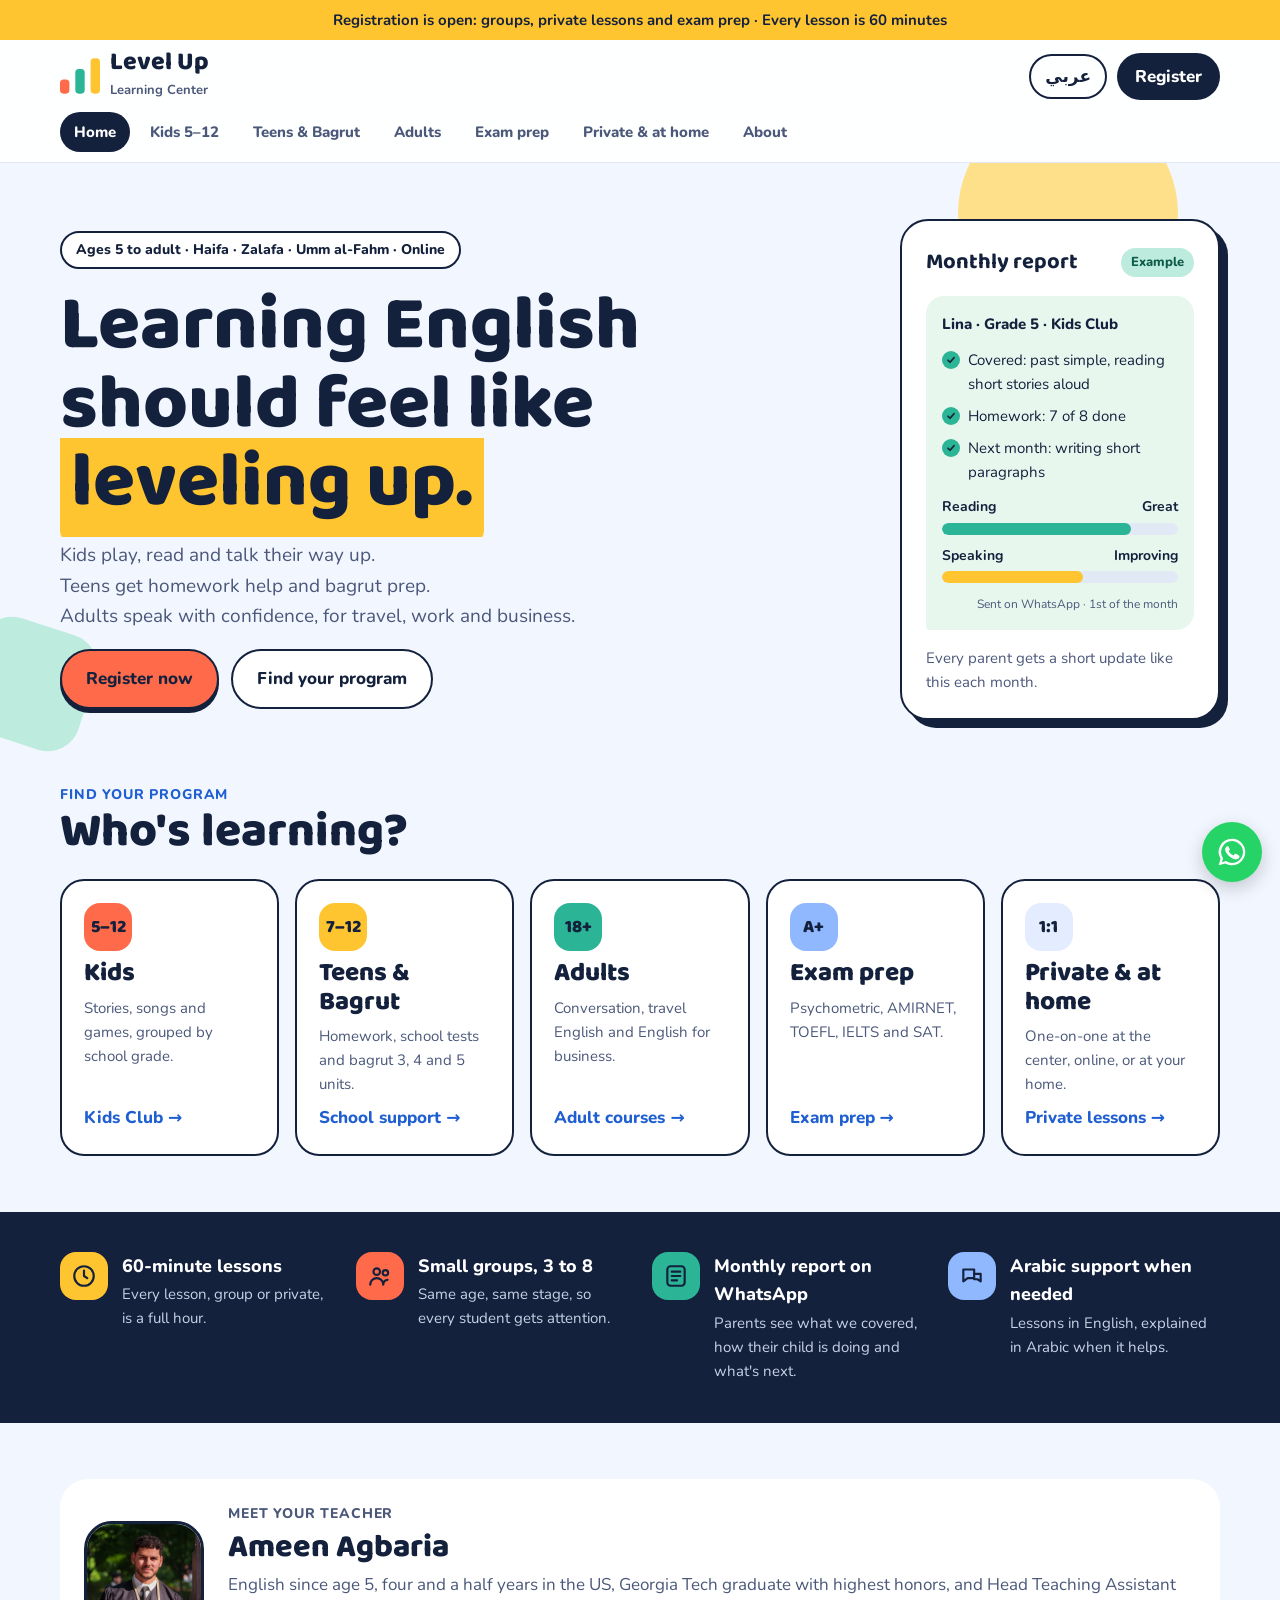
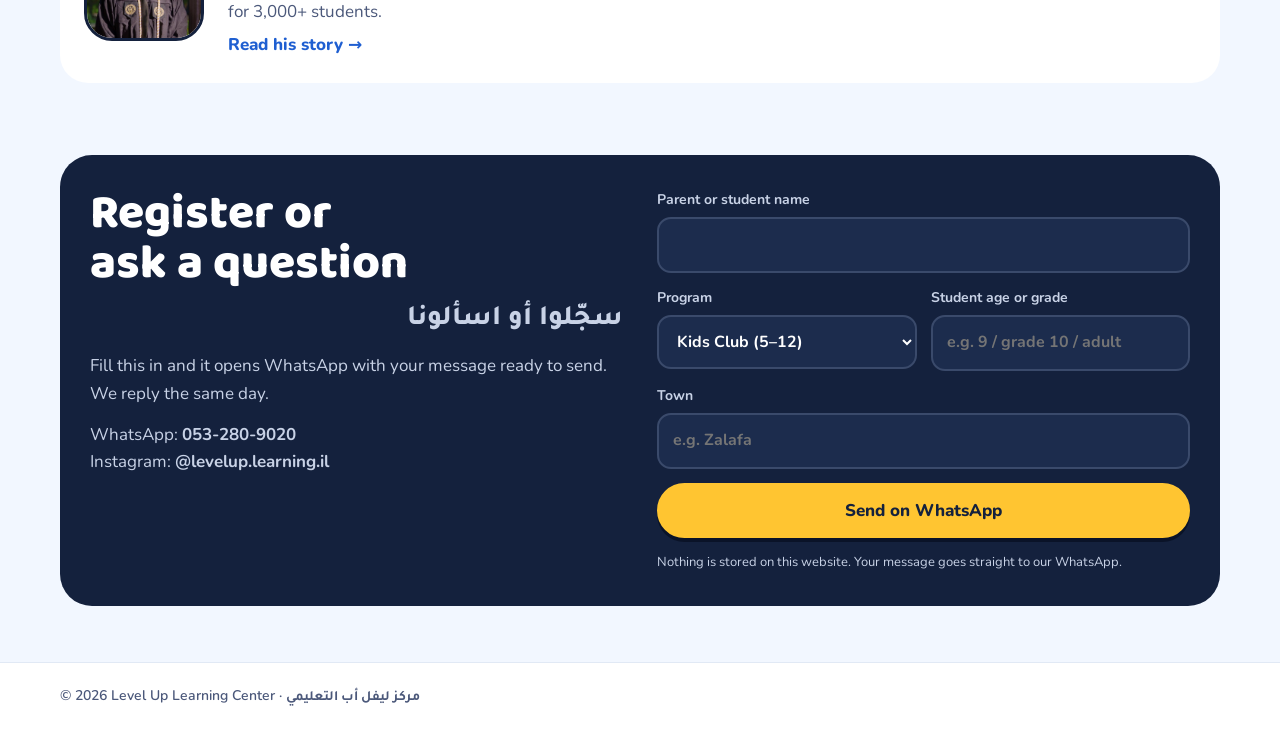
<file: index.html>
<!doctype html>
<html lang="en" dir="ltr" class="no-anim">
<head>
<meta charset="utf-8">
<meta name="viewport" content="width=device-width, initial-scale=1">
<title>Level Up Learning Center | English lessons in Haifa, Zalafa, Umm al-Fahm &amp; online</title>
<meta name="description" content="English for every age: Kids Club, school support and bagrut, adult courses (business, travel, conversation), exam prep (Psychometric, AMIRNET, TOEFL, IELTS, SAT) and private lessons. Haifa, Zalafa, Umm al-Fahm, online or at your home.">
<meta property="og:title" content="Level Up Learning Center | ليفل أب">
<meta property="og:description" content="English for every age, one level at a time. Haifa, Zalafa, Umm al-Fahm and online.">
<meta property="og:type" content="website">
<meta name="theme-color" content="#14213D">
<link rel="alternate" hreflang="en" href="/">
<link rel="alternate" hreflang="ar" href="/ar/">
<link rel="icon" href="data:image/svg+xml,%3Csvg xmlns='http://www.w3.org/2000/svg' viewBox='0 0 34 30'%3E%3Crect x='0' y='18' width='8' height='12' rx='3' fill='%23FF6B4A'/%3E%3Crect x='13' y='9' width='8' height='21' rx='3' fill='%232BB596'/%3E%3Crect x='26' y='0' width='8' height='30' rx='3' fill='%23FFC531'/%3E%3C/svg%3E">
<link rel="preconnect" href="https://fonts.googleapis.com">
<link rel="preconnect" href="https://fonts.gstatic.com" crossorigin>
<link rel="stylesheet" href="https://fonts.googleapis.com/css2?family=Baloo+2:wght@600;700;800&family=Nunito:wght@400;600;700;800&family=Tajawal:wght@500;700&display=swap">
<link rel="stylesheet" href="/assets/site.css">
</head>
<body>

<div class="announce"><div class="wrap">Registration is open: groups, private lessons and exam prep · Every lesson is 60 minutes</div></div>

<header>
  <div class="wrap top">
    <a class="logo" href="#home" aria-label="Level Up Learning Center, home">
      <svg width="40" height="36" viewBox="0 0 34 30" aria-hidden="true"><rect x="0" y="18" width="8" height="12" rx="3" fill="#FF6B4A"/><rect x="13" y="9" width="8" height="21" rx="3" fill="#2BB596"/><rect x="26" y="0" width="8" height="30" rx="3" fill="#FFC531"/></svg>
      <span><b>Level Up</b><small>Learning Center</small></span>
    </a>
    <div class="actions">
      <a class="lang" href="/ar/" lang="ar" hreflang="ar">عربي</a>
      <a class="cta" href="#register">Register</a>
    </div>
  </div>
  <nav class="wrap tabs" aria-label="Programs">
    <a href="#home">Home</a>
    <a href="#kids">Kids 5–12</a>
    <a href="#teens">Teens &amp; Bagrut</a>
    <a href="#adults">Adults</a>
    <a href="#exams">Exam prep</a>
    <a href="#private">Private &amp; at home</a>
    <a href="#about">About</a>
  </nav>
</header>

<main>

<!-- =================== HOME =================== -->
<div class="panel-tab" id="tab-home">
  <section class="hero">
    <div class="blob1" aria-hidden="true"></div><div class="blob2" aria-hidden="true"></div>
    <div class="wrap">
      <div class="hero-text">
        <p class="chip reveal">Ages 5 to adult · Haifa · Zalafa · Umm al-Fahm · Online</p>
        <h1 class="h1 split-words">Learning English should feel like <span class="hl">leveling up.</span></h1>
        <p class="lead reveal" style="--d:3">Kids play, read and talk their way up.<br>Teens get homework help and bagrut prep.<br>Adults speak with confidence, for travel, work and business.</p>
        <div class="btns reveal" style="--d:4">
          <a class="btn btn-primary" href="#register">Register now</a>
          <a class="btn" href="#programs-home">Find your program</a>
        </div>
      </div>
      <div class="level zoom" aria-label="Example of the monthly progress report parents receive on WhatsApp">
        <div class="level-top"><b>Monthly report</b><span class="tag">Example</span></div>
        <div class="report">
          <p class="who">Lina · Grade 5 · Kids Club</p>
          <ul>
            <li><span class="ck" aria-hidden="true"></span>Covered: past simple, reading short stories aloud</li>
            <li><span class="ck" aria-hidden="true"></span>Homework: 7 of 8 done</li>
            <li><span class="ck" aria-hidden="true"></span>Next month: writing short paragraphs</li>
          </ul>
          <div class="skills">
            <div><div class="sk"><span>Reading</span><span>Great</span></div><div class="bar"><i style="--w:80%"></i></div></div>
            <div><div class="sk"><span>Speaking</span><span>Improving</span></div><div class="bar"><i style="--w:60%;background:var(--yellow)"></i></div></div>
          </div>
          <p class="time">Sent on WhatsApp · 1st of the month</p>
        </div>
        <p class="small">Every parent gets a short update like this each month.</p>
      </div>
    </div>
  </section>

  <section class="wrap" id="programs-home">
    <div class="reveal" style="margin-bottom:22px"><p class="eyebrow">Find your program</p><h2 class="h2">Who's learning?</h2></div>
    <div class="aud">
      <a href="#kids" class="reveal" style="--d:0"><span class="dot" style="background:var(--coral)">5–12</span><h3>Kids</h3><p>Stories, songs and games, grouped by school grade.</p><span class="go">Kids Club →</span></a>
      <a href="#teens" class="reveal" style="--d:1"><span class="dot" style="background:var(--yellow)">7–12</span><h3>Teens &amp; Bagrut</h3><p>Homework, school tests and bagrut 3, 4 and 5 units.</p><span class="go">School support →</span></a>
      <a href="#adults" class="reveal" style="--d:2"><span class="dot" style="background:var(--mint)">18+</span><h3>Adults</h3><p>Conversation, travel English and English for business.</p><span class="go">Adult courses →</span></a>
      <a href="#exams" class="reveal" style="--d:3"><span class="dot" style="background:var(--sky)">A+</span><h3>Exam prep</h3><p>Psychometric, AMIRNET, TOEFL, IELTS and SAT.</p><span class="go">Exam prep →</span></a>
      <a href="#private" class="reveal" style="--d:4"><span class="dot" style="background:#E3EDFF">1:1</span><h3>Private &amp; at home</h3><p>One-on-one at the center, online, or at your home.</p><span class="go">Private lessons →</span></a>
    </div>
  </section>

  <section class="trust" aria-label="Why families choose us"><div class="wrap">
    <div class="item reveal" style="--d:0"><div class="ico" style="background:var(--yellow)"><svg width="26" height="26" viewBox="0 0 24 24" aria-hidden="true" fill="none" stroke="#14213D" stroke-width="2" stroke-linecap="round" stroke-linejoin="round"><circle cx="12" cy="12" r="9"/><path d="M12 7v5l3 2"/></svg></div>
      <div><h3>60-minute lessons</h3><p>Every lesson, group or private, is a full hour.</p></div></div>
    <div class="item reveal" style="--d:1"><div class="ico" style="background:var(--coral)"><svg width="26" height="26" viewBox="0 0 24 24" aria-hidden="true" fill="none" stroke="#14213D" stroke-width="2" stroke-linecap="round" stroke-linejoin="round"><circle cx="9" cy="8" r="3"/><circle cx="17" cy="9" r="2.5"/><path d="M3 20c0-3.3 2.7-6 6-6s6 2.7 6 6M15 20c0-2.5 1.5-4.5 4-4.5"/></svg></div>
      <div><h3>Small groups, 3 to 8</h3><p>Same age, same stage, so every student gets attention.</p></div></div>
    <div class="item reveal" style="--d:2"><div class="ico" style="background:var(--mint)"><svg width="26" height="26" viewBox="0 0 24 24" aria-hidden="true" fill="none" stroke="#14213D" stroke-width="2" stroke-linecap="round" stroke-linejoin="round"><rect x="4" y="3" width="16" height="18" rx="3"/><path d="M8 8h8M8 12h8M8 16h5"/></svg></div>
      <div><h3>Monthly report on WhatsApp</h3><p>Parents see what we covered, how their child is doing and what's next.</p></div></div>
    <div class="item reveal" style="--d:3"><div class="ico" style="background:var(--sky)"><svg width="26" height="26" viewBox="0 0 24 24" aria-hidden="true" fill="none" stroke="#14213D" stroke-width="2" stroke-linecap="round" stroke-linejoin="round"><path d="M4 6h10v8H8l-4 3z"/><path d="M14 10h6v7l-3-2h-3"/></svg></div>
      <div><h3>Arabic support when needed</h3><p>Lessons in English, explained in Arabic when it helps.</p></div></div>
  </div></section>

  <section class="sec"><div class="wrap">
    <a href="#about" class="teaser reveal" style="text-decoration:none;color:inherit">
      <span class="photo"><img src="/photo.jpg" alt="Ameen Agbaria" width="600" height="600"></span>
      <div><p class="eyebrow">Meet your teacher</p><h2 class="h2" style="font-size:32px">Ameen Agbaria</h2><p>English since age 5, four and a half years in the US, Georgia Tech graduate with highest honors, and Head Teaching Assistant for 3,000+ students.</p><span style="font-weight:800;color:var(--blue)">Read his story →</span></div>
    </a>
  </div></section>
</div>

<!-- =================== KIDS =================== -->
<div class="panel-tab" id="tab-kids" hidden>
  <section class="wrap page-head">
    <p class="eyebrow reveal">Kids Club · Ages 5–12</p>
    <h1 class="h1 split-words">English through <span class="hl">play.</span></h1>
    <p class="lead reveal" style="--d:2">Stories, songs, phonics and speaking games. Kids are grouped by grade band, so they learn alongside children at the same stage.</p>
    <div class="facts reveal" style="--d:3"><span class="hi">60 minutes per lesson</span><span>1 or 2 lessons a week</span><span>Groups of 3–8</span><span>Grouped by grade band</span></div>
  </section>
  <section class="sec"><div class="wrap split">
    <div class="side reveal"><p class="eyebrow">What they learn</p><h2 class="h2">Step by step, grade by grade</h2></div>
    <div class="stack">
      <div class="card line reveal"><span class="k">Ages 5–7</span><h3>Sounds, letters and first words</h3><p>Phonics, songs and picture stories. Lots of listening and speaking before reading.</p></div>
      <div class="card line reveal"><span class="k">Grades 2–3</span><h3>Reading and everyday talk</h3><p>Short stories, simple sentences and conversation games that build confidence.</p></div>
      <div class="card line reveal"><span class="k">Grades 4–6</span><h3>Reading, writing and school support</h3><p>Longer texts, short paragraphs and help with what they study in class.</p></div>
      <div class="card reveal"><h3>Parents stay in the loop</h3><p>A short WhatsApp report every month: what we covered, homework, and what's next.</p></div>
    </div>
  </div></section>
  <section class="sec"><div class="wrap">
    <div class="price-card reveal">
      <div><p class="per">Kids Club · 1 lesson a week</p><p class="amt">₪260</p><p class="per">per month · ₪460 for 2 lessons a week</p></div>
      <ul><li>60 minutes per lesson</li><li>Groups of 3–8, by grade band</li><li>Semi-private for 2 students: ₪380 per month each</li><li>Monthly report on WhatsApp · Siblings save 10%</li></ul>
      <a class="btn btn-yellow" href="#register">Register your child</a>
    </div>
  </div></section>
</div>

<!-- =================== TEENS =================== -->
<div class="panel-tab" id="tab-teens" hidden>
  <section class="wrap page-head">
    <p class="eyebrow reveal">School support &amp; Bagrut · Grades 7–12</p>
    <h1 class="h1 split-words">From homework to <span class="hl">bagrut day.</span></h1>
    <p class="lead reveal" style="--d:2">Middle school students are grouped by grade. High school students are grouped by bagrut level, 3, 4 or 5 units, and work on the actual school material.</p>
    <div class="facts reveal" style="--d:3"><span class="hi">60 minutes per lesson</span><span>1 or 2 lessons a week</span><span>Groups of 3–8</span><span>3 · 4 · 5 units</span></div>
  </section>
  <section class="sec"><div class="wrap split">
    <div class="side reveal"><p class="eyebrow">What we cover</p><h2 class="h2">Built around school</h2></div>
    <div class="stack">
      <div class="card line reveal"><span class="k">Grades 7–9</span><h3>Homework and school tests</h3><p>We go over what's taught in class, fill gaps, and prepare for each test.</p></div>
      <div class="card line reveal"><span class="k">3 units</span><h3>Solid foundations</h3><p>Reading comprehension, vocabulary and writing, step by step toward passing with confidence.</p></div>
      <div class="card line reveal"><span class="k">4 · 5 units</span><h3>Aiming high</h3><p>Advanced reading, essays, literature and preparation for the oral exam.</p></div>
      <div class="card reveal"><h3>Exam-season intensives</h3><p>Extra sessions in the weeks before the bagrut to practice past exams under time.</p></div>
    </div>
  </div></section>
  <section class="sec"><div class="wrap">
    <div class="price-card reveal">
      <div><p class="per">School Support · 1 lesson a week</p><p class="amt">₪300</p><p class="per">per month · ₪540 for 2 lessons a week</p></div>
      <ul><li>60 minutes per lesson</li><li>Twice a week recommended in bagrut years</li><li>Semi-private for 2 students: ₪420 per month each</li><li>Monthly report to parents · Siblings save 10%</li></ul>
      <a class="btn btn-yellow" href="#register">Register now</a>
    </div>
  </div></section>
</div>

<!-- =================== ADULTS =================== -->
<div class="panel-tab" id="tab-adults" hidden>
  <section class="wrap page-head">
    <p class="eyebrow reveal">English for adults</p>
    <h1 class="h1 split-words">Speak English with <span class="hl">confidence.</span></h1>
    <p class="lead reveal" style="--d:2">For travel, for growing a business, or just for yourself. We start with a short chat to find your level and your goal, then put you in the right course or private plan.</p>
    <div class="facts reveal" style="--d:3"><span class="hi">60 minutes per lesson</span><span>10-week courses</span><span>Groups of 3–8 or private</span></div>
  </section>
  <section class="sec"><div class="wrap">
    <div class="reveal" style="margin-bottom:22px"><p class="eyebrow">Choose your goal</p><h2 class="h2">What do you need English for?</h2></div>
    <div class="row">
      <div class="card line reveal" style="--d:0"><span class="k">Travel</span><h3>English for travel</h3><p>Speaking only, no homework stress: airports, hotels, restaurants, directions, shopping and making friends abroad.</p></div>
      <div class="card line reveal" style="--d:1"><span class="k">Business</span><h3>English for business</h3><p>For starting or growing a business: pitching your idea, emails, calls and meetings, negotiating, and talking to international clients and suppliers.</p></div>
      <div class="card line reveal" style="--d:2"><span class="k">Everyday</span><h3>Conversation</h3><p>Small talk, phone calls, understanding films and shows, and finally speaking without freezing.</p></div>
      <div class="card line reveal" style="--d:3"><span class="k">Writing</span><h3>Grammar and writing</h3><p>Clear, correct English for studies, applications and professional writing.</p></div>
    </div>
  </div></section>
  <section class="sec"><div class="wrap split">
    <div class="side reveal"><p class="eyebrow">Your level</p><h2 class="h2">Start where you are</h2><p class="sub">Levels follow the international A1–C2 scale.</p></div>
    <div class="card line reveal">
      <div class="ladder" aria-hidden="true">
        <div style="--h:22%;background:var(--coral)">A1</div><div style="--h:36%;background:var(--coral)">A2</div>
        <div style="--h:52%;background:var(--yellow)">B1</div><div style="--h:66%;background:var(--yellow)">B2</div>
        <div style="--h:82%;background:var(--mint)">C1</div><div style="--h:100%;background:var(--mint)">C2</div>
      </div>
      <div class="ladder-labels"><span>Beginner</span><span>Intermediate</span><span>Advanced</span></div>
    </div>
  </div></section>
  <section class="sec"><div class="wrap">
    <div class="price-card reveal">
      <div><p class="per">Adult courses · 10 weeks</p><p class="amt">₪900</p><p class="per">per course · Business English ₪1,100</p></div>
      <ul><li>One 60-minute lesson a week</li><li>Groups of 3–8 by level and goal</li><li>Payable in 2 installments</li><li>Prefer one-on-one? See Private lessons</li></ul>
      <a class="btn btn-yellow" href="#register">Register now</a>
    </div>
  </div></section>
</div>

<!-- =================== EXAMS =================== -->
<div class="panel-tab" id="tab-exams" hidden>
  <section class="wrap page-head">
    <p class="eyebrow reveal">English exam prep</p>
    <h1 class="h1 split-words">Hit your <span class="hl">target score.</span></h1>
    <p class="lead reveal" style="--d:2">Focused preparation for the tests that open doors, in Israel and abroad.</p>
    <div class="facts reveal" style="--d:3"><span class="hi">60 minutes per lesson</span><span>Practice tests</span><span>Groups or private</span></div>
  </section>
  <section class="sec"><div class="wrap">
    <div class="exams">
      <div class="exam reveal" style="--d:0"><h3>Psychometric</h3><p>The English section of the university entrance exam: vocabulary, sentence completion, restatements and reading.</p></div>
      <div class="exam reveal" style="--d:1"><h3>AMIRNET</h3><p>The English placement test for Israeli universities and colleges. A good score can exempt you from English courses.</p></div>
      <div class="exam reveal" style="--d:2"><h3>TOEFL</h3><p>Reading, listening, speaking and writing for universities in the US and around the world.</p></div>
      <div class="exam reveal" style="--d:3"><h3>IELTS</h3><p>For study, work and visas in the UK, Canada, Australia and Europe.</p></div>
      <div class="exam reveal" style="--d:4"><h3>SAT English</h3><p>The Reading &amp; Writing section, used for university applications in the US, Israel and around the world.</p></div>
    </div>
  </div></section>
  <section class="sec"><div class="wrap split">
    <div class="side reveal"><p class="eyebrow">How it works</p><h2 class="h2">A plan built around your test date</h2></div>
    <div class="stack">
      <div class="card line reveal"><span class="k">1</span><h3>Set the goal</h3><p>Your target score and test date decide the plan.</p></div>
      <div class="card line reveal"><span class="k">2</span><h3>Practice like the real thing</h3><p>Full practice tests under time, with strategies for each section.</p></div>
      <div class="card line reveal"><span class="k">3</span><h3>Feedback that moves the score</h3><p>Detailed feedback on your writing and speaking, and extra focus on your weakest sections.</p></div>
      <div class="card reveal"><h3>Groups or private</h3><p>Small exam groups before each test date, or private lessons any time. Message us for dates and prices.</p></div>
    </div>
  </div></section>
  <section class="sec"><div class="wrap"><div class="btns reveal"><a class="btn btn-primary" href="#register">Ask about exam prep</a></div></div></section>
</div>

<!-- =================== PRIVATE =================== -->
<div class="panel-tab" id="tab-private" hidden>
  <section class="wrap page-head">
    <p class="eyebrow reveal">Private lessons · Any age</p>
    <h1 class="h1 split-words">One-on-one, <span class="hl">your way.</span></h1>
    <p class="lead reveal" style="--d:2">At the center, online, or at your home. We start from your level and move at your pace, for school, exams, travel or business.</p>
    <div class="facts reveal" style="--d:3"><span class="hi">60 minutes per lesson</span><span>Prepaid packs</span><span>Valid for 3 months</span></div>
  </section>
  <section class="sec"><div class="wrap">
    <div class="price-card reveal">
      <div><p class="per">At the center or online</p><p class="amt">₪520</p><p class="per">4 lessons</p></div>
      <ul><li>₪980 for 8 lessons</li><li>60 minutes each</li><li>Valid for 3 months</li></ul>
      <a class="btn btn-yellow" href="#register">Book private lessons</a>
    </div>
  </div></section>
  <section class="sec"><div class="wrap split">
    <div class="side reveal">
      <p class="eyebrow">At your home</p><h2 class="h2">We come to you</h2>
      <p class="sub">North and the Triangle only. The price includes travel and depends on your town. Prepaid in packs of 4 lessons.</p>
    </div>
    <div class="zones">
      <div class="zone reveal" style="background:#EAF8F3;--d:0"><span class="n" style="background:var(--mint)">1</span><div class="t"><h3>Haifa &amp; Wadi Ara</h3><p>Haifa, Zalafa, Umm al-Fahm, Ar'ara, Kafr Qara and nearby</p></div><p class="p"><b>₪680</b><small>4 lessons</small></p></div>
      <div class="zone reveal" style="background:#FFF5D6;--d:1"><span class="n" style="background:var(--yellow)">2</span><div class="t"><h3>Triangle &amp; Lower Galilee</h3><p>Baqa, Tayibe, Nazareth, Shefa-'Amr and nearby</p></div><p class="p"><b>₪760</b><small>4 lessons</small></p></div>
      <div class="zone reveal" style="background:#FFE9E3;--d:2"><span class="n" style="background:var(--coral)">3</span><div class="t"><h3>Upper Galilee &amp; further north</h3><p>Sakhnin, Karmiel area, Upper Galilee</p></div><p class="p"><b>₪880</b><small>4 lessons</small></p></div>
    </div>
  </div></section>
  <section class="sec"><div class="wrap"><div class="billing reveal"><h3>24-hour notice</h3><p>Cancel a private or home lesson at least 24 hours ahead, or it's used from your pack.</p></div></div></section>
</div>

<!-- =================== ABOUT =================== -->
<div class="panel-tab" id="tab-about" hidden>
  <section class="sec"><div class="wrap">
    <div class="teacher">
      <div class="photo zoom"><img src="/photo.jpg" alt="Ameen Agbaria at his Georgia Tech graduation" width="600" height="600"></div>
      <div class="info">
        <p class="eyebrow reveal">Meet your teacher</p>
        <h1 class="h1 split-words" style="font-size:clamp(36px,5vw,60px)">Ameen Agbaria</h1>
        <p class="reveal">English has been part of my life since I was 5, when I started Helen Doron classes in my village. At 11 I took my first trip to the UK, and from then on I spent my summers in English-speaking countries. At 14 I spent a month in New York on my own, taking language courses. Outside of class, I read countless books and grew up on English shows, movies and music, so English became part of my everyday life.</p>
        <p class="reveal">In high school I founded a Model UN and Speech &amp; Debate club, run entirely in English, and taught English to more than 50 students while I was still a student myself. That work earned me the Elad Riban Award for Outstanding Youth Volunteer. I competed at conferences in Israel and abroad, won an award at Yale Model United Nations in the US, joined Debate for Peace, and visited the United Nations on a study program, where I met with ambassadors.</p>
        <p class="reveal">I then spent four and a half years in the US, plus a semester in France, and graduated in Computer Science from Georgia Tech with highest honors. As Head Teaching Assistant, I taught and supported more than 3,000 students. Now I'm back home, helping students in our community build their English and reach their goals, while also working on my own projects in tech and business.</p>
        <div class="langs reveal"><span>English</span><span lang="ar">العربية</span><span lang="he">עברית</span><span lang="fr">Français</span></div>
      </div>
    </div>
  </div></section>
  <section class="sec"><div class="wrap">
    <div class="stats">
      <div class="reveal" style="--d:0"><b><span data-to="5" data-pre="Age ">Age 5</span></b><span>started English</span></div>
      <div class="reveal" style="--d:1"><b><span data-to="4.5" data-dec="1" data-suf=" yrs">4.5 yrs</span></b><span>living in the US</span></div>
      <div class="reveal" style="--d:2"><b><span data-to="50" data-suf="+">50+</span></b><span>students taught in high school</span></div>
      <div class="reveal" style="--d:3"><b><span data-to="3000" data-suf="+">3,000+</span></b><span>students at Georgia Tech</span></div>
    </div>
  </div></section>
  <section class="sec" id="locations"><div class="wrap">
    <div class="reveal" style="margin-bottom:22px"><p class="eyebrow">Locations</p><h2 class="h2">Where we teach</h2></div>
    <div class="row">
      <!-- EDIT HERE: replace "Message us for the schedule" with your days -->
      <div class="loc reveal" style="--d:0"><h3>Haifa</h3><p>Message us for the schedule · address shared after registration</p></div>
      <div class="loc reveal" style="--d:1"><h3>Zalafa</h3><p>Message us for the schedule · address shared after registration</p></div>
      <div class="loc reveal" style="--d:2"><h3>Umm al-Fahm</h3><p>Message us for the schedule · address shared after registration</p></div>
      <div class="loc dark reveal" style="--d:3"><h3>Online</h3><p>At times that fit your schedule, from anywhere in Israel</p></div>
    </div>
  </div></section>
  <section class="sec"><div class="wrap">
    <div class="billing reveal">
      <h2 class="h2" style="font-size:30px;margin-bottom:16px">How billing works</h2>
      <div class="row">
        <div><h3>Every lesson is 60 minutes</h3><p>Groups and private lessons alike.</p></div>
        <div><h3>Paid on the 1st</h3><p>Cash or bank transfer. You get a receipt every time.</p></div>
        <div><h3>Missed a class?</h3><p>Make it up the same week in another city or online.</p></div>
        <div><h3>Siblings save 10%</h3><p>On every extra child's membership.</p></div>
        <div><h3>Groups open at 3</h3><p>With 2 students, the class runs as semi-private until it fills.</p></div>
      </div>
    </div>
  </div></section>
  <section class="sec" id="faq"><div class="wrap">
    <div class="reveal" style="margin-bottom:22px"><p class="eyebrow">FAQ</p><h2 class="h2">Parents ask us</h2></div>
    <div class="row">
      <div class="card reveal" style="flex-basis:320px"><h3>Is my child too young to start?</h3><p>Kids Club starts at 5. Young kids learn through stories, songs and games, not grammar drills.</p></div>
      <div class="card reveal" style="flex-basis:320px"><h3>My child is behind at school. Can you help?</h3><p>Yes. School Support is grouped by grade and works on the actual school material, so we start from where your child is in class.</p></div>
      <div class="card reveal" style="flex-basis:320px"><h3>How long is each lesson?</h3><p>Every lesson is 60 minutes, whether it's a group class or a private lesson.</p></div>
      <div class="card reveal" style="flex-basis:320px"><h3>What if the group isn't full yet?</h3><p>Groups open once 3 students register. With 2, we run the class as semi-private at a slightly higher price until more students join.</p></div>
      <div class="card reveal" style="flex-basis:320px"><h3>Will I know how my child is doing?</h3><p>Every month you get a short WhatsApp report, and you can message the teacher any time.</p></div>
    </div>
  </div></section>
</div>

<!-- =================== REGISTER (shown under every tab) =================== -->
<section class="wrap" id="register">
  <div class="contact reveal">
    <div class="lead2">
      <h2 class="h2">Register or ask a question</h2>
      <p class="tagline" lang="ar" dir="rtl" style="font-family:'Tajawal',sans-serif">سجّلوا أو اسألونا</p>
      <p>Fill this in and it opens WhatsApp with your message ready to send. We reply the same day.</p>
      <p>WhatsApp: <strong data-wa-number dir="ltr">053-280-9020</strong><br>Instagram: <strong>@levelup.learning.il</strong></p>
    </div>
    <form id="book">
      <label for="f-name">Parent or student name<input id="f-name" name="name" type="text" autocomplete="name" required></label>
      <div class="two">
        <label for="f-prog">Program<select id="f-prog" name="program">
          <option>Kids Club (5–12)</option><option>School Support &amp; Bagrut (7–12)</option><option>Adults: travel English</option><option>Adults: business English</option><option>Adults: conversation / writing</option><option>Exam prep (Psychometric, AMIRNET, TOEFL, IELTS, SAT)</option><option>Private lessons</option><option>Private lessons at home</option>
        </select></label>
        <label for="f-age">Student age or grade<input id="f-age" name="age" type="text" placeholder="e.g. 9 / grade 10 / adult"></label>
      </div>
      <label for="f-town">Town<input id="f-town" name="town" type="text" placeholder="e.g. Zalafa" required></label>
      <button class="btn btn-yellow" type="submit">Send on WhatsApp</button>
      <p class="note">Nothing is stored on this website. Your message goes straight to our WhatsApp.</p>
    </form>
  </div>
</section>
</main>

<footer><div class="wrap">
  <span>© <span id="yr">2026</span> Level Up Learning Center · <span lang="ar" style="font-family:'Tajawal',sans-serif">مركز ليفل أب التعليمي</span></span>
</div></footer>

<a class="wa" data-wa-link href="https://wa.me/972532809020" aria-label="Chat with us on WhatsApp">
  <svg width="32" height="32" viewBox="0 0 24 24" aria-hidden="true" fill="#fff"><path d="M12 2a10 10 0 0 0-8.6 15.1L2 22l5-1.3A10 10 0 1 0 12 2zm0 18.2a8.2 8.2 0 0 1-4.2-1.2l-.3-.2-3 .8.8-2.9-.2-.3A8.2 8.2 0 1 1 12 20.2zm4.5-6.1c-.2-.1-1.5-.7-1.7-.8s-.4-.1-.6.1-.7.8-.8 1-.3.2-.5.1a6.7 6.7 0 0 1-3.3-2.9c-.3-.4.3-.4.7-1.3.1-.2 0-.3 0-.4l-.8-1.8c-.2-.5-.4-.4-.6-.4h-.5a1 1 0 0 0-.7.3 3 3 0 0 0-.9 2.2 5.2 5.2 0 0 0 1.1 2.7 11.8 11.8 0 0 0 4.5 4c1.7.7 2.3.8 3.2.6a2.7 2.7 0 0 0 1.8-1.2 2.2 2.2 0 0 0 .1-1.3c0-.1-.2-.2-.5-.3z"/></svg>
</a>

<script src="/assets/site.js"></script>
</body>
</html>
</file>
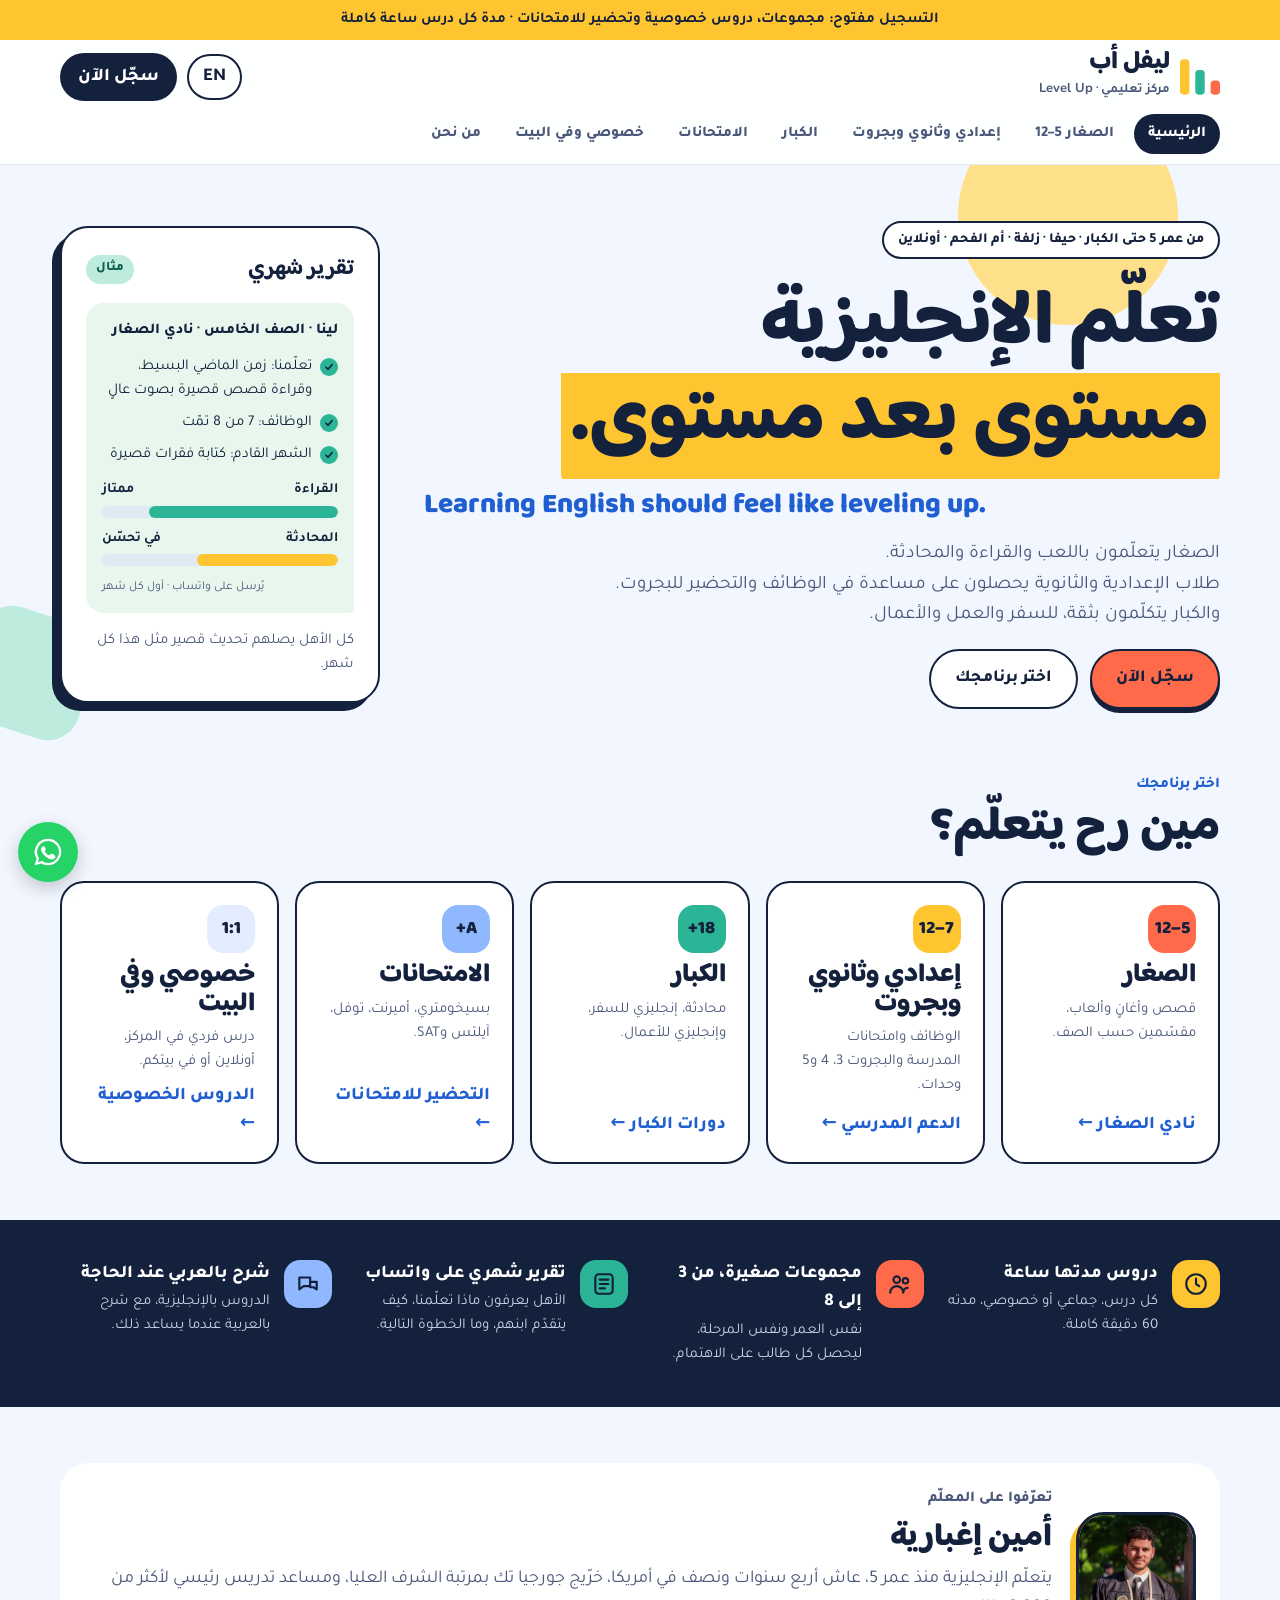
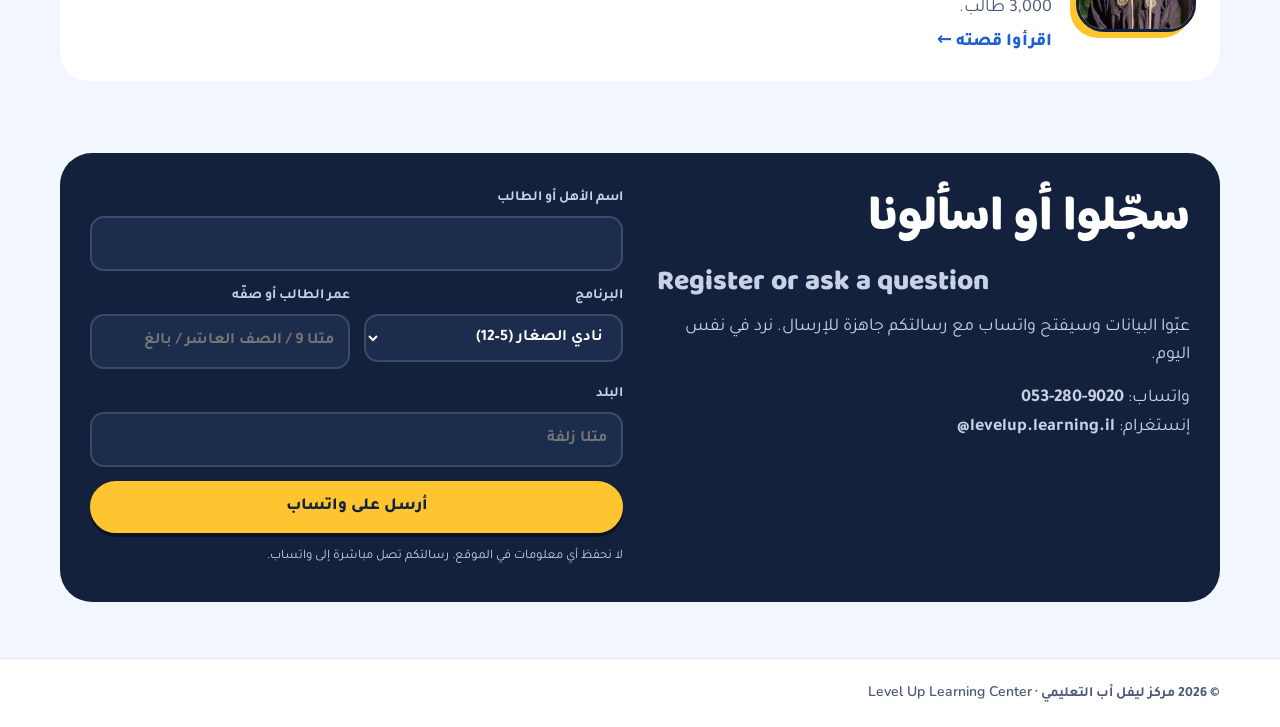
<file: ar/index.html>
<!doctype html>
<html lang="ar" dir="rtl" class="no-anim">
<head>
<meta charset="utf-8">
<meta name="viewport" content="width=device-width, initial-scale=1">
<title>ليفل أب | دروس إنجليزي في حيفا، زلفة، أم الفحم وأونلاين</title>
<meta name="description" content="دروس إنجليزي لكل الأعمار: نادي الصغار، دعم مدرسي وبجروت، دورات للكبار (للسفر، للأعمال، للمحادثة)، تحضير للبسيخومتري وأميرنت وتوفل وآيلتس وSAT، ودروس خصوصية. حيفا، زلفة، أم الفحم، أونلاين أو في بيتكم.">
<meta property="og:title" content="مركز ليفل أب التعليمي | Level Up">
<meta property="og:description" content="إنجليزي لكل الأعمار، مستوى بعد مستوى. حيفا، زلفة، أم الفحم وأونلاين.">
<meta property="og:type" content="website">
<meta name="theme-color" content="#14213D">
<link rel="alternate" hreflang="en" href="/">
<link rel="alternate" hreflang="ar" href="/ar/">
<link rel="icon" href="data:image/svg+xml,%3Csvg xmlns='http://www.w3.org/2000/svg' viewBox='0 0 34 30'%3E%3Crect x='0' y='18' width='8' height='12' rx='3' fill='%23FF6B4A'/%3E%3Crect x='13' y='9' width='8' height='21' rx='3' fill='%232BB596'/%3E%3Crect x='26' y='0' width='8' height='30' rx='3' fill='%23FFC531'/%3E%3C/svg%3E">
<link rel="preconnect" href="https://fonts.googleapis.com">
<link rel="preconnect" href="https://fonts.gstatic.com" crossorigin>
<link rel="stylesheet" href="https://fonts.googleapis.com/css2?family=Baloo+2:wght@600;700;800&family=Baloo+Bhaijaan+2:wght@600;700;800&family=Nunito:wght@400;600;700;800&family=Tajawal:wght@400;500;700;800&display=swap">
<link rel="stylesheet" href="/assets/site.css">
</head>
<body>

<div class="announce"><div class="wrap">التسجيل مفتوح: مجموعات، دروس خصوصية وتحضير للامتحانات · مدة كل درس ساعة كاملة</div></div>

<header>
  <div class="wrap top">
    <a class="logo" href="#home" aria-label="مركز ليفل أب التعليمي، الصفحة الرئيسية">
      <svg width="40" height="36" viewBox="0 0 34 30" aria-hidden="true" style="transform:scaleX(-1)"><rect x="0" y="18" width="8" height="12" rx="3" fill="#FF6B4A"/><rect x="13" y="9" width="8" height="21" rx="3" fill="#2BB596"/><rect x="26" y="0" width="8" height="30" rx="3" fill="#FFC531"/></svg>
      <span><b>ليفل أب</b><small>مركز تعليمي · <span class="en" lang="en">Level Up</span></small></span>
    </a>
    <div class="actions">
      <a class="lang" href="/" lang="en" hreflang="en">EN</a>
      <a class="cta" href="#register">سجّل الآن</a>
    </div>
  </div>
  <nav class="wrap tabs" aria-label="البرامج">
    <a href="#home">الرئيسية</a>
    <a href="#kids">الصغار 5–12</a>
    <a href="#teens">إعدادي وثانوي وبجروت</a>
    <a href="#adults">الكبار</a>
    <a href="#exams">الامتحانات</a>
    <a href="#private">خصوصي وفي البيت</a>
    <a href="#about">من نحن</a>
  </nav>
</header>

<main>

<!-- =================== HOME =================== -->
<div class="panel-tab" id="tab-home">
  <section class="hero">
    <div class="blob1" aria-hidden="true"></div><div class="blob2" aria-hidden="true"></div>
    <div class="wrap">
      <div class="hero-text">
        <p class="chip reveal">من عمر 5 حتى الكبار · حيفا · زلفة · أم الفحم · أونلاين</p>
        <h1 class="h1 split-words">تعلّم الإنجليزية <span class="hl">مستوى بعد مستوى.</span></h1>
        <p class="tagline reveal" lang="en" dir="ltr" style="--d:2;text-align:left">Learning English should feel like leveling up.</p>
        <p class="lead reveal" style="--d:3;max-width:none">الصغار يتعلّمون باللعب والقراءة والمحادثة.<br>طلاب الإعدادية والثانوية يحصلون على مساعدة في الوظائف والتحضير للبجروت.<br>والكبار يتكلّمون بثقة، للسفر والعمل والأعمال.</p>
        <div class="btns reveal" style="--d:4">
          <a class="btn btn-primary" href="#register">سجّل الآن</a>
          <a class="btn" href="#programs-home">اختر برنامجك</a>
        </div>
      </div>
      <div class="level zoom" aria-label="مثال على التقرير الشهري الذي يصل الأهل على واتساب">
        <div class="level-top"><b>تقرير شهري</b><span class="tag">مثال</span></div>
        <div class="report">
          <p class="who">لينا · الصف الخامس · نادي الصغار</p>
          <ul>
            <li><span class="ck" aria-hidden="true"></span>تعلّمنا: زمن الماضي البسيط، وقراءة قصص قصيرة بصوت عالٍ</li>
            <li><span class="ck" aria-hidden="true"></span>الوظائف: 7 من 8 تمّت</li>
            <li><span class="ck" aria-hidden="true"></span>الشهر القادم: كتابة فقرات قصيرة</li>
          </ul>
          <div class="skills">
            <div><div class="sk"><span>القراءة</span><span>ممتاز</span></div><div class="bar"><i style="--w:80%"></i></div></div>
            <div><div class="sk"><span>المحادثة</span><span>في تحسّن</span></div><div class="bar"><i style="--w:60%;background:var(--yellow)"></i></div></div>
          </div>
          <p class="time">يُرسل على واتساب · أول كل شهر</p>
        </div>
        <p class="small">كل الأهل يصلهم تحديث قصير مثل هذا كل شهر.</p>
      </div>
    </div>
  </section>

  <section class="wrap" id="programs-home">
    <div class="reveal" style="margin-bottom:22px"><p class="eyebrow">اختر برنامجك</p><h2 class="h2">مين رح يتعلّم؟</h2></div>
    <div class="aud">
      <a href="#kids" class="reveal" style="--d:0"><span class="dot" style="background:var(--coral)">5–12</span><h3>الصغار</h3><p>قصص وأغانٍ وألعاب، مقسّمين حسب الصف.</p><span class="go">نادي الصغار ←</span></a>
      <a href="#teens" class="reveal" style="--d:1"><span class="dot" style="background:var(--yellow)">7–12</span><h3>إعدادي وثانوي وبجروت</h3><p>الوظائف وامتحانات المدرسة والبجروت 3، 4 و5 وحدات.</p><span class="go">الدعم المدرسي ←</span></a>
      <a href="#adults" class="reveal" style="--d:2"><span class="dot" style="background:var(--mint)">18+</span><h3>الكبار</h3><p>محادثة، إنجليزي للسفر، وإنجليزي للأعمال.</p><span class="go">دورات الكبار ←</span></a>
      <a href="#exams" class="reveal" style="--d:3"><span class="dot" style="background:var(--sky)">A+</span><h3>الامتحانات</h3><p>بسيخومتري، أميرنت، توفل، آيلتس وSAT.</p><span class="go">التحضير للامتحانات ←</span></a>
      <a href="#private" class="reveal" style="--d:4"><span class="dot" style="background:#E3EDFF">1:1</span><h3>خصوصي وفي البيت</h3><p>درس فردي في المركز، أونلاين أو في بيتكم.</p><span class="go">الدروس الخصوصية ←</span></a>
    </div>
  </section>

  <section class="trust" aria-label="لماذا تختارنا العائلات"><div class="wrap">
    <div class="item reveal" style="--d:0"><div class="ico" style="background:var(--yellow)"><svg width="26" height="26" viewBox="0 0 24 24" aria-hidden="true" fill="none" stroke="#14213D" stroke-width="2" stroke-linecap="round" stroke-linejoin="round"><circle cx="12" cy="12" r="9"/><path d="M12 7v5l3 2"/></svg></div>
      <div><h3>دروس مدتها ساعة</h3><p>كل درس، جماعي أو خصوصي، مدته 60 دقيقة كاملة.</p></div></div>
    <div class="item reveal" style="--d:1"><div class="ico" style="background:var(--coral)"><svg width="26" height="26" viewBox="0 0 24 24" aria-hidden="true" fill="none" stroke="#14213D" stroke-width="2" stroke-linecap="round" stroke-linejoin="round"><circle cx="9" cy="8" r="3"/><circle cx="17" cy="9" r="2.5"/><path d="M3 20c0-3.3 2.7-6 6-6s6 2.7 6 6M15 20c0-2.5 1.5-4.5 4-4.5"/></svg></div>
      <div><h3>مجموعات صغيرة، من 3 إلى 8</h3><p>نفس العمر ونفس المرحلة، ليحصل كل طالب على الاهتمام.</p></div></div>
    <div class="item reveal" style="--d:2"><div class="ico" style="background:var(--mint)"><svg width="26" height="26" viewBox="0 0 24 24" aria-hidden="true" fill="none" stroke="#14213D" stroke-width="2" stroke-linecap="round" stroke-linejoin="round"><rect x="4" y="3" width="16" height="18" rx="3"/><path d="M8 8h8M8 12h8M8 16h5"/></svg></div>
      <div><h3>تقرير شهري على واتساب</h3><p>الأهل يعرفون ماذا تعلّمنا، كيف يتقدّم ابنهم، وما الخطوة التالية.</p></div></div>
    <div class="item reveal" style="--d:3"><div class="ico" style="background:var(--sky)"><svg width="26" height="26" viewBox="0 0 24 24" aria-hidden="true" fill="none" stroke="#14213D" stroke-width="2" stroke-linecap="round" stroke-linejoin="round"><path d="M4 6h10v8H8l-4 3z"/><path d="M14 10h6v7l-3-2h-3"/></svg></div>
      <div><h3>شرح بالعربي عند الحاجة</h3><p>الدروس بالإنجليزية، مع شرح بالعربية عندما يساعد ذلك.</p></div></div>
  </div></section>

  <section class="sec"><div class="wrap">
    <a href="#about" class="teaser reveal" style="text-decoration:none;color:inherit">
      <span class="photo"><img src="/photo.jpg" alt="أمين إغبارية" width="600" height="600"></span>
      <div><p class="eyebrow">تعرّفوا على المعلّم</p><h2 class="h2" style="font-size:32px">أمين إغبارية</h2><p>يتعلّم الإنجليزية منذ عمر 5، عاش أربع سنوات ونصف في أمريكا، خرّيج جورجيا تك بمرتبة الشرف العليا، ومساعد تدريس رئيسي لأكثر من 3,000 طالب.</p><span style="font-weight:800;color:var(--blue)">اقرأوا قصته ←</span></div>
    </a>
  </div></section>
</div>

<!-- =================== KIDS =================== -->
<div class="panel-tab" id="tab-kids" hidden>
  <section class="wrap page-head">
    <p class="eyebrow reveal">نادي الصغار · عمر 5–12</p>
    <h1 class="h1 split-words">الإنجليزية <span class="hl">باللعب.</span></h1>
    <p class="lead reveal" style="--d:2">قصص وأغانٍ وأصوات الحروف وألعاب محادثة. الأولاد مقسّمون حسب فئات الصفوف، ليتعلّموا مع أولاد في نفس المرحلة.</p>
    <div class="facts reveal" style="--d:3"><span class="hi">60 دقيقة لكل درس</span><span>درس أو درسان في الأسبوع</span><span>مجموعات من 3 إلى 8</span><span>حسب فئة الصف</span></div>
  </section>
  <section class="sec"><div class="wrap split">
    <div class="side reveal"><p class="eyebrow">ماذا يتعلّمون</p><h2 class="h2">خطوة بخطوة، صف بعد صف</h2></div>
    <div class="stack">
      <div class="card line reveal"><span class="k">عمر 5–7</span><h3>أصوات وحروف وأول كلمات</h3><p>أصوات الحروف وأغانٍ وقصص بالصور. استماع ومحادثة كثيرة قبل القراءة.</p></div>
      <div class="card line reveal"><span class="k">الصفوف 2–3</span><h3>قراءة ومحادثة يومية</h3><p>قصص قصيرة وجمل بسيطة وألعاب محادثة تبني الثقة.</p></div>
      <div class="card line reveal"><span class="k">الصفوف 4–6</span><h3>قراءة وكتابة ودعم مدرسي</h3><p>نصوص أطول، فقرات قصيرة، ومساعدة في مادة الصف.</p></div>
      <div class="card reveal"><h3>الأهل دائمًا بالصورة</h3><p>تقرير قصير على واتساب كل شهر: ماذا تعلّمنا، الوظائف، وما الخطوة التالية.</p></div>
    </div>
  </div></section>
  <section class="sec"><div class="wrap">
    <div class="price-card reveal">
      <div><p class="per">نادي الصغار · درس في الأسبوع</p><p class="amt">₪260</p><p class="per">شهريًا · ₪460 لدرسين في الأسبوع</p></div>
      <ul><li>60 دقيقة لكل درس</li><li>مجموعات من 3 إلى 8، حسب فئة الصف</li><li>شبه خصوصي لطالبين: ₪380 شهريًا لكل طالب</li><li>تقرير شهري على واتساب · خصم 10% للإخوة</li></ul>
      <a class="btn btn-yellow" href="#register">سجّلوا ابنكم</a>
    </div>
  </div></section>
</div>

<!-- =================== TEENS =================== -->
<div class="panel-tab" id="tab-teens" hidden>
  <section class="wrap page-head">
    <p class="eyebrow reveal">دعم مدرسي وبجروت · الصفوف 7–12</p>
    <h1 class="h1 split-words">من الوظائف حتى <span class="hl">يوم البجروت.</span></h1>
    <p class="lead reveal" style="--d:2">طلاب الإعدادية مقسّمون حسب الصف. وطلاب الثانوية حسب مستوى البجروت، 3 أو 4 أو 5 وحدات، ويعملون على مادة المدرسة نفسها.</p>
    <div class="facts reveal" style="--d:3"><span class="hi">60 دقيقة لكل درس</span><span>درس أو درسان في الأسبوع</span><span>مجموعات من 3 إلى 8</span><span>3 · 4 · 5 وحدات</span></div>
  </section>
  <section class="sec"><div class="wrap split">
    <div class="side reveal"><p class="eyebrow">ماذا نغطّي</p><h2 class="h2">مبني حول المدرسة</h2></div>
    <div class="stack">
      <div class="card line reveal"><span class="k">الصفوف 7–9</span><h3>الوظائف وامتحانات المدرسة</h3><p>نراجع ما يُدرّس في الصف، نسدّ الفجوات، ونحضّر لكل امتحان.</p></div>
      <div class="card line reveal"><span class="k">3 وحدات</span><h3>أساس قوي</h3><p>فهم المقروء والمفردات والكتابة، خطوة بخطوة نحو النجاح بثقة.</p></div>
      <div class="card line reveal"><span class="k">4 · 5 وحدات</span><h3>نحو علامة عالية</h3><p>قراءة متقدّمة، مقالات، أدب، وتحضير للامتحان الشفهي.</p></div>
      <div class="card reveal"><h3>مكثّفات موسم الامتحانات</h3><p>لقاءات إضافية في الأسابيع التي تسبق البجروت للتدرّب على امتحانات سابقة بالوقت.</p></div>
    </div>
  </div></section>
  <section class="sec"><div class="wrap">
    <div class="price-card reveal">
      <div><p class="per">الدعم المدرسي · درس في الأسبوع</p><p class="amt">₪300</p><p class="per">شهريًا · ₪540 لدرسين في الأسبوع</p></div>
      <ul><li>60 دقيقة لكل درس</li><li>ننصح بدرسين في الأسبوع في سنوات البجروت</li><li>شبه خصوصي لطالبين: ₪420 شهريًا لكل طالب</li><li>تقرير شهري للأهل · خصم 10% للإخوة</li></ul>
      <a class="btn btn-yellow" href="#register">سجّل الآن</a>
    </div>
  </div></section>
</div>

<!-- =================== ADULTS =================== -->
<div class="panel-tab" id="tab-adults" hidden>
  <section class="wrap page-head">
    <p class="eyebrow reveal">إنجليزي للكبار</p>
    <h1 class="h1 split-words">تكلّم الإنجليزية <span class="hl">بثقة.</span></h1>
    <p class="lead reveal" style="--d:2">للسفر، لبناء مشروعك أو تطويره، أو لنفسك. نبدأ بمحادثة قصيرة لمعرفة مستواك وهدفك، ثم نضعك في الدورة أو الخطة الخصوصية المناسبة.</p>
    <div class="facts reveal" style="--d:3"><span class="hi">60 دقيقة لكل درس</span><span>دورات من 10 أسابيع</span><span>مجموعات من 3 إلى 8 أو خصوصي</span></div>
  </section>
  <section class="sec"><div class="wrap">
    <div class="reveal" style="margin-bottom:22px"><p class="eyebrow">اختر هدفك</p><h2 class="h2">لماذا تحتاج الإنجليزية؟</h2></div>
    <div class="row">
      <div class="card line reveal" style="--d:0"><span class="k">السفر</span><h3>إنجليزي للسفر</h3><p>محادثة فقط، بدون ضغط وظائف: المطار، الفندق، المطعم، السؤال عن الطريق، التسوّق، والتعرّف على ناس في الخارج.</p></div>
      <div class="card line reveal" style="--d:1"><span class="k">الأعمال</span><h3>إنجليزي للأعمال</h3><p>لمن يريد فتح مشروع أو تطويره: عرض فكرتك، الإيميلات والمكالمات والاجتماعات، التفاوض، والتواصل مع زبائن وموردين من الخارج.</p></div>
      <div class="card line reveal" style="--d:2"><span class="k">يومي</span><h3>محادثة</h3><p>أحاديث يومية، مكالمات، فهم الأفلام والمسلسلات، والكلام أخيرًا بدون تردّد.</p></div>
      <div class="card line reveal" style="--d:3"><span class="k">كتابة</span><h3>قواعد وكتابة</h3><p>إنجليزية واضحة وصحيحة للدراسة والطلبات والكتابة المهنية.</p></div>
    </div>
  </div></section>
  <section class="sec"><div class="wrap split">
    <div class="side reveal"><p class="eyebrow">مستواك</p><h2 class="h2">ابدأ من حيث أنت</h2><p class="sub">المستويات حسب المقياس الدولي من A1 إلى C2.</p></div>
    <div class="card line reveal">
      <div class="ladder" aria-hidden="true" dir="ltr">
        <div style="--h:22%;background:var(--coral)">A1</div><div style="--h:36%;background:var(--coral)">A2</div>
        <div style="--h:52%;background:var(--yellow)">B1</div><div style="--h:66%;background:var(--yellow)">B2</div>
        <div style="--h:82%;background:var(--mint)">C1</div><div style="--h:100%;background:var(--mint)">C2</div>
      </div>
      <div class="ladder-labels" dir="ltr"><span>مبتدئ</span><span>متوسط</span><span>متقدّم</span></div>
    </div>
  </div></section>
  <section class="sec"><div class="wrap">
    <div class="price-card reveal">
      <div><p class="per">دورات الكبار · 10 أسابيع</p><p class="amt">₪900</p><p class="per">للدورة · إنجليزي للأعمال ₪1,100</p></div>
      <ul><li>درس واحد في الأسبوع، 60 دقيقة</li><li>مجموعات من 3 إلى 8 حسب المستوى والهدف</li><li>الدفع على دفعتين</li><li>تفضّل درسًا فرديًا؟ انظر الدروس الخصوصية</li></ul>
      <a class="btn btn-yellow" href="#register">سجّل الآن</a>
    </div>
  </div></section>
</div>

<!-- =================== EXAMS =================== -->
<div class="panel-tab" id="tab-exams" hidden>
  <section class="wrap page-head">
    <p class="eyebrow reveal">تحضير لامتحانات الإنجليزي</p>
    <h1 class="h1 split-words">وصّل <span class="hl">للعلامة اللي بدك إياها.</span></h1>
    <p class="lead reveal" style="--d:2">تحضير مركّز للامتحانات التي تفتح الأبواب، في البلاد وخارجها.</p>
    <div class="facts reveal" style="--d:3"><span class="hi">60 دقيقة لكل درس</span><span>امتحانات للتدريب</span><span>مجموعات أو خصوصي</span></div>
  </section>
  <section class="sec"><div class="wrap">
    <div class="exams">
      <div class="exam reveal" style="--d:0"><h3>البسيخومتري</h3><p class="en" lang="en" dir="ltr">Psychometric</p><p>قسم الإنجليزي في امتحان القبول للجامعات: مفردات، إكمال جمل، إعادة صياغة، وفهم المقروء.</p></div>
      <div class="exam reveal" style="--d:1"><h3>أميرنت</h3><p class="en" lang="en" dir="ltr">AMIRNET</p><p>امتحان تحديد مستوى الإنجليزي للجامعات والكليات في البلاد. علامة جيدة قد تعفيك من دورات الإنجليزي.</p></div>
      <div class="exam reveal" style="--d:2"><h3>توفل</h3><p class="en" lang="en" dir="ltr">TOEFL</p><p>قراءة واستماع ومحادثة وكتابة، للقبول في جامعات أمريكا والعالم.</p></div>
      <div class="exam reveal" style="--d:3"><h3>آيلتس</h3><p class="en" lang="en" dir="ltr">IELTS</p><p>للدراسة والعمل والتأشيرات في بريطانيا وكندا وأستراليا وأوروبا.</p></div>
      <div class="exam reveal" style="--d:4"><h3>SAT</h3><p class="en" lang="en" dir="ltr">SAT English</p><p>قسم القراءة والكتابة، ويُستخدم للتقديم للجامعات في أمريكا والبلاد وحول العالم.</p></div>
    </div>
  </div></section>
  <section class="sec"><div class="wrap split">
    <div class="side reveal"><p class="eyebrow">كيف نعمل</p><h2 class="h2">خطة مبنية حول موعد امتحانك</h2></div>
    <div class="stack">
      <div class="card line reveal"><span class="k">1</span><h3>نحدّد الهدف</h3><p>العلامة التي تحتاجها وموعد الامتحان يحدّدان الخطة.</p></div>
      <div class="card line reveal"><span class="k">2</span><h3>تدريب مثل الامتحان الحقيقي</h3><p>امتحانات كاملة بالوقت، مع استراتيجيات لكل قسم.</p></div>
      <div class="card line reveal"><span class="k">3</span><h3>ملاحظات ترفع العلامة</h3><p>ملاحظات مفصّلة على الكتابة والمحادثة، وتركيز إضافي على الأقسام الأضعف.</p></div>
      <div class="card reveal"><h3>مجموعات أو خصوصي</h3><p>مجموعات صغيرة قبل كل موعد امتحان، أو دروس خصوصية في أي وقت. راسلونا لمعرفة المواعيد والأسعار.</p></div>
    </div>
  </div></section>
  <section class="sec"><div class="wrap"><div class="btns reveal"><a class="btn btn-primary" href="#register">اسألوا عن التحضير للامتحانات</a></div></div></section>
</div>

<!-- =================== PRIVATE =================== -->
<div class="panel-tab" id="tab-private" hidden>
  <section class="wrap page-head">
    <p class="eyebrow reveal">دروس خصوصية · كل الأعمار</p>
    <h1 class="h1 split-words">درس فردي، <span class="hl">على طريقتك.</span></h1>
    <p class="lead reveal" style="--d:2">في المركز، أونلاين، أو في بيتكم. نبدأ من مستواك ونتقدّم حسب سرعتك، للمدرسة أو الامتحانات أو السفر أو الأعمال.</p>
    <div class="facts reveal" style="--d:3"><span class="hi">60 دقيقة لكل درس</span><span>رزم مدفوعة مسبقًا</span><span>صالحة لمدة 3 أشهر</span></div>
  </section>
  <section class="sec"><div class="wrap">
    <div class="price-card reveal">
      <div><p class="per">في المركز أو أونلاين</p><p class="amt">₪520</p><p class="per">4 دروس</p></div>
      <ul><li>₪980 مقابل 8 دروس</li><li>60 دقيقة لكل درس</li><li>صالحة لمدة 3 أشهر</li></ul>
      <a class="btn btn-yellow" href="#register">احجز دروسًا خصوصية</a>
    </div>
  </div></section>
  <section class="sec"><div class="wrap split">
    <div class="side reveal">
      <p class="eyebrow">في بيتكم</p><h2 class="h2">نأتي إليكم</h2>
      <p class="sub">في الشمال والمثلث فقط. السعر يشمل المواصلات ويعتمد على بلدكم. الدفع مسبقًا برزمة من 4 دروس.</p>
    </div>
    <div class="zones">
      <div class="zone reveal" style="background:#EAF8F3;--d:0"><span class="n" style="background:var(--mint)">1</span><div class="t"><h3>حيفا ووادي عارة</h3><p>حيفا، زلفة، أم الفحم، عرعرة، كفر قرع والمنطقة</p></div><p class="p"><b>₪680</b><small>4 دروس</small></p></div>
      <div class="zone reveal" style="background:#FFF5D6;--d:1"><span class="n" style="background:var(--yellow)">2</span><div class="t"><h3>المثلث والجليل الأسفل</h3><p>باقة، الطيبة، الناصرة، شفاعمرو والمنطقة</p></div><p class="p"><b>₪760</b><small>4 دروس</small></p></div>
      <div class="zone reveal" style="background:#FFE9E3;--d:2"><span class="n" style="background:var(--coral)">3</span><div class="t"><h3>الجليل الأعلى وشمالًا</h3><p>سخنين، منطقة كرميئيل، الجليل الأعلى</p></div><p class="p"><b>₪880</b><small>4 دروس</small></p></div>
    </div>
  </div></section>
  <section class="sec"><div class="wrap"><div class="billing reveal"><h3>إلغاء قبل 24 ساعة</h3><p>ألغوا الدرس الخصوصي أو المنزلي قبل 24 ساعة على الأقل، وإلا يُحسب من الرزمة.</p></div></div></section>
</div>

<!-- =================== ABOUT =================== -->
<div class="panel-tab" id="tab-about" hidden>
  <section class="sec"><div class="wrap">
    <div class="teacher">
      <div class="photo zoom"><img src="/photo.jpg" alt="أمين إغبارية في حفل تخرّجه من جورجيا تك" width="600" height="600"></div>
      <div class="info">
        <p class="eyebrow reveal">تعرّفوا على المعلّم</p>
        <h1 class="h1 split-words" style="font-size:clamp(36px,5vw,60px)">أمين إغبارية</h1>
        <p class="reveal">الإنجليزية جزء من حياتي منذ كان عمري 5 سنوات، عندما بدأت دروس هيلين دورون في قريتي. في عمر 11 سافرت لأول مرة إلى بريطانيا، ومنذ ذلك الحين قضيت فصول الصيف في دول ناطقة بالإنجليزية. وفي عمر 14 قضيت شهرًا وحدي في نيويورك أدرس في دورات لغة. وخارج الصف قرأت كتبًا لا تُحصى، وكبرت على المسلسلات والأفلام والأغاني الإنجليزية، فأصبحت الإنجليزية جزءًا من حياتي اليومية.</p>
        <p class="reveal">في المدرسة الثانوية أسّست ناديًا لنموذج الأمم المتحدة (Model UN) والخطابة والمناظرة، كله باللغة الإنجليزية، وعلّمت الإنجليزية لأكثر من 50 طالبًا وأنا ما زلت طالبًا. وعلى هذا العمل حصلت على جائزة إلعاد ريبان للمتطوّع الشاب المتميّز. شاركت في مؤتمرات في البلاد وخارجها، وفزت بجائزة في مؤتمر نموذج الأمم المتحدة في جامعة ييل في أمريكا، وانضممت إلى Debate for Peace، وزرت الأمم المتحدة ضمن برنامج دراسي والتقيت بسفراء.</p>
        <p class="reveal">بعدها قضيت أربع سنوات ونصف في أمريكا، بالإضافة إلى فصل دراسي في فرنسا، وتخرّجت في علوم الحاسوب من جامعة جورجيا تك بمرتبة الشرف العليا. وكمساعد تدريس رئيسي، علّمت ودعمت أكثر من 3,000 طالب. واليوم عدت إلى البلاد لأساعد طلاب مجتمعنا على تقوية لغتهم الإنجليزية والوصول إلى أهدافهم، إلى جانب عملي على مشاريعي الخاصة في التكنولوجيا والأعمال.</p>
        <div class="langs reveal"><span>العربية</span><span lang="en">English</span><span lang="he">עברית</span><span lang="fr">Français</span></div>
      </div>
    </div>
  </div></section>
  <section class="sec"><div class="wrap">
    <div class="stats">
      <div class="reveal" style="--d:0"><b><span data-to="5" data-pre="عمر ">عمر 5</span></b><span>بدأت الإنجليزية</span></div>
      <div class="reveal" style="--d:1"><b><span data-to="4.5" data-dec="1" data-suf=" سنوات">4.5 سنوات</span></b><span>في أمريكا</span></div>
      <div class="reveal" style="--d:2"><b><span data-to="50" data-pre="+">+50</span></b><span>طالب علّمتهم في الثانوية</span></div>
      <div class="reveal" style="--d:3"><b><span data-to="3000" data-pre="+">+3,000</span></b><span>طالب في جورجيا تك</span></div>
    </div>
  </div></section>
  <section class="sec" id="locations"><div class="wrap">
    <div class="reveal" style="margin-bottom:22px"><p class="eyebrow">المواقع</p><h2 class="h2">وين بنعلّم</h2></div>
    <div class="row">
      <!-- EDIT HERE: replace "تواصلوا معنا لمعرفة المواعيد" with your days -->
      <div class="loc reveal" style="--d:0"><h3>حيفا</h3><p>تواصلوا معنا لمعرفة المواعيد · نرسل العنوان بعد التسجيل</p></div>
      <div class="loc reveal" style="--d:1"><h3>زلفة</h3><p>تواصلوا معنا لمعرفة المواعيد · نرسل العنوان بعد التسجيل</p></div>
      <div class="loc reveal" style="--d:2"><h3>أم الفحم</h3><p>تواصلوا معنا لمعرفة المواعيد · نرسل العنوان بعد التسجيل</p></div>
      <div class="loc dark reveal" style="--d:3"><h3>أونلاين</h3><p>في مواعيد تناسبكم، من أي مكان في البلاد</p></div>
    </div>
  </div></section>
  <section class="sec"><div class="wrap">
    <div class="billing reveal">
      <h2 class="h2" style="font-size:30px;margin-bottom:16px">كيف يتم الدفع</h2>
      <div class="row">
        <div><h3>كل درس مدته 60 دقيقة</h3><p>في المجموعات والدروس الخصوصية.</p></div>
        <div><h3>الدفع في أول الشهر</h3><p>نقدًا أو بتحويل بنكي. تحصلون على وصل في كل مرة.</p></div>
        <div><h3>فاتكم درس؟</h3><p>عوّضوه في نفس الأسبوع في بلد آخر أو أونلاين.</p></div>
        <div><h3>خصم 10% للإخوة</h3><p>على اشتراك كل أخ أو أخت إضافي.</p></div>
        <div><h3>المجموعة تُفتح من 3 طلاب</h3><p>مع طالبين، يكون الدرس شبه خصوصي حتى تكتمل المجموعة.</p></div>
      </div>
    </div>
  </div></section>
  <section class="sec" id="faq"><div class="wrap">
    <div class="reveal" style="margin-bottom:22px"><p class="eyebrow">أسئلة شائعة</p><h2 class="h2">أسئلة الأهل</h2></div>
    <div class="row">
      <div class="card reveal" style="flex-basis:320px"><h3>هل ابني صغير على البداية؟</h3><p>نادي الصغار يبدأ من عمر 5. الصغار يتعلّمون من خلال القصص والأغاني والألعاب، وليس حفظ القواعد.</p></div>
      <div class="card reveal" style="flex-basis:320px"><h3>ابني متأخر في المدرسة. هل تستطيعون المساعدة؟</h3><p>نعم. الدعم المدرسي مقسّم حسب الصف ويعمل على مادة المدرسة نفسها، فنبدأ من حيث وصل ابنكم في الصف.</p></div>
      <div class="card reveal" style="flex-basis:320px"><h3>كم مدة كل درس؟</h3><p>كل درس مدته 60 دقيقة، سواء كان درسًا جماعيًا أو خصوصيًا.</p></div>
      <div class="card reveal" style="flex-basis:320px"><h3>ماذا لو لم تكتمل المجموعة بعد؟</h3><p>المجموعة تُفتح عندما يسجّل 3 طلاب. مع طالبين، يكون الدرس شبه خصوصي بسعر أعلى قليلًا حتى ينضم طلاب آخرون.</p></div>
      <div class="card reveal" style="flex-basis:320px"><h3>كيف أعرف كيف يتقدّم ابني؟</h3><p>كل شهر يصلكم تقرير قصير على واتساب، ويمكنكم مراسلة المعلّم في أي وقت.</p></div>
    </div>
  </div></section>
</div>

<!-- =================== REGISTER (shown under every tab) =================== -->
<section class="wrap" id="register">
  <div class="contact reveal">
    <div class="lead2">
      <h2 class="h2">سجّلوا أو اسألونا</h2>
      <p class="tagline" lang="en" dir="ltr" style="text-align:left">Register or ask a question</p>
      <p>عبّوا البيانات وسيفتح واتساب مع رسالتكم جاهزة للإرسال. نرد في نفس اليوم.</p>
      <p>واتساب: <strong data-wa-number dir="ltr">053-280-9020</strong><br>إنستغرام: <strong dir="ltr">@levelup.learning.il</strong></p>
    </div>
    <form id="book">
      <label for="f-name">اسم الأهل أو الطالب<input id="f-name" name="name" type="text" autocomplete="name" required></label>
      <div class="two">
        <label for="f-prog">البرنامج<select id="f-prog" name="program">
          <option>نادي الصغار (5–12)</option><option>دعم مدرسي وبجروت (7–12)</option><option>الكبار: إنجليزي للسفر</option><option>الكبار: إنجليزي للأعمال</option><option>الكبار: محادثة / كتابة</option><option>تحضير للامتحانات (بسيخومتري، أميرنت، توفل، آيلتس، SAT)</option><option>دروس خصوصية</option><option>دروس خصوصية في البيت</option>
        </select></label>
        <label for="f-age">عمر الطالب أو صفّه<input id="f-age" name="age" type="text" placeholder="مثلًا 9 / الصف العاشر / بالغ"></label>
      </div>
      <label for="f-town">البلد<input id="f-town" name="town" type="text" placeholder="مثلًا زلفة" required></label>
      <button class="btn btn-yellow" type="submit">أرسل على واتساب</button>
      <p class="note">لا نحفظ أي معلومات في الموقع. رسالتكم تصل مباشرة إلى واتساب.</p>
    </form>
  </div>
</section>
</main>

<footer><div class="wrap">
  <span>© <span id="yr">2026</span> مركز ليفل أب التعليمي · <span class="en" lang="en">Level Up Learning Center</span></span>
</div></footer>

<a class="wa" data-wa-link href="https://wa.me/972532809020" aria-label="راسلونا على واتساب">
  <svg width="32" height="32" viewBox="0 0 24 24" aria-hidden="true" fill="#fff"><path d="M12 2a10 10 0 0 0-8.6 15.1L2 22l5-1.3A10 10 0 1 0 12 2zm0 18.2a8.2 8.2 0 0 1-4.2-1.2l-.3-.2-3 .8.8-2.9-.2-.3A8.2 8.2 0 1 1 12 20.2zm4.5-6.1c-.2-.1-1.5-.7-1.7-.8s-.4-.1-.6.1-.7.8-.8 1-.3.2-.5.1a6.7 6.7 0 0 1-3.3-2.9c-.3-.4.3-.4.7-1.3.1-.2 0-.3 0-.4l-.8-1.8c-.2-.5-.4-.4-.6-.4h-.5a1 1 0 0 0-.7.3 3 3 0 0 0-.9 2.2 5.2 5.2 0 0 0 1.1 2.7 11.8 11.8 0 0 0 4.5 4c1.7.7 2.3.8 3.2.6a2.7 2.7 0 0 0 1.8-1.2 2.2 2.2 0 0 0 .1-1.3c0-.1-.2-.2-.5-.3z"/></svg>
</a>

<script src="/assets/site.js"></script>
</body>
</html>
</file>
<file: assets/site.css>
/* Level Up Learning Center: shared styles for English and Arabic pages */
:root{
  --navy:#14213D; --ink:#14213D; --muted:#4B587A; --bg:#F2F7FF; --card:#FFFFFF; --line:#E1E9F5;
  --yellow:#FFC531; --coral:#FF6B4A; --mint:#2BB596; --sky:#8FB8FF; --blue:#1F5FD1;
  --display:'Baloo 2',system-ui,sans-serif; --body:'Nunito',system-ui,sans-serif;
  --ease:cubic-bezier(.2,.7,.2,1);
}
html[lang="ar"]{--display:'Baloo Bhaijaan 2','Baloo 2',system-ui,sans-serif;--body:'Tajawal','Nunito',system-ui,sans-serif}
*{box-sizing:border-box}
html{scroll-behavior:smooth}
body{margin:0;background:var(--bg);color:var(--ink);font-family:var(--body);font-size:17px;line-height:1.6}
html[lang="ar"] body{font-size:18px}
img{max-width:100%}
a{color:var(--blue)}
h1,h2,h3,p{margin:0}
.wrap{max-width:1200px;margin:0 auto;padding-left:max(20px,env(safe-area-inset-left));padding-right:max(20px,env(safe-area-inset-right))}
.en{font-family:'Nunito',system-ui,sans-serif}
:focus-visible{outline:3px solid var(--blue);outline-offset:3px}

/* buttons */
.btn{display:inline-block;text-decoration:none;font-weight:800;border-radius:999px;padding:14px 24px;border:2px solid var(--navy);color:var(--navy);background:#fff;cursor:pointer;font-family:inherit;font-size:17px;transition:transform .2s var(--ease),box-shadow .2s var(--ease)}
.btn-primary{background:var(--coral);box-shadow:0 4px 0 var(--navy)}
.btn-yellow{background:var(--yellow);border-color:var(--yellow);box-shadow:0 4px 0 #0A1328}
.btn:hover{transform:translateY(-2px)}
.btn:active{transform:translateY(2px);box-shadow:none}
.btns{display:flex;flex-wrap:wrap;gap:12px}

/* announcement + header */
.announce{background:var(--yellow);font-weight:700;font-size:15px;text-align:center}
.announce .wrap{padding-block:8px}
header{position:sticky;top:0;z-index:20;background:rgba(255,255,255,.92);-webkit-backdrop-filter:saturate(1.6) blur(14px);backdrop-filter:saturate(1.6) blur(14px);border-bottom:1px solid var(--line)}
.top{display:flex;align-items:center;justify-content:space-between;gap:12px;padding-block:10px}
.logo{display:flex;align-items:center;gap:10px;color:var(--ink);text-decoration:none}
.logo b{font-family:var(--display);font-weight:800;font-size:25px;line-height:1;display:block}
.logo small{font-size:13px;font-weight:700;color:var(--muted)}
.actions{display:flex;align-items:center;gap:10px}
.lang{color:var(--ink);text-decoration:none;font-weight:800;border:2px solid var(--navy);padding:7px 14px;border-radius:999px;white-space:nowrap}
.cta{background:var(--navy);color:#fff;text-decoration:none;font-weight:800;padding:10px 18px;border-radius:999px;white-space:nowrap}
.tabs{display:flex;gap:6px;overflow-x:auto;scrollbar-width:none;padding-bottom:10px;-webkit-overflow-scrolling:touch}
.tabs::-webkit-scrollbar{display:none}
.tabs a{flex:0 0 auto;text-decoration:none;color:var(--muted);font-weight:800;font-size:15px;padding:8px 14px;border-radius:999px;transition:background .2s,color .2s}
.tabs a:hover{background:var(--bg);color:var(--ink)}
.tabs a[aria-current="page"]{background:var(--navy);color:#fff}
@media (max-width:440px){.logo small{display:none}.logo b{font-size:22px}.cta{padding:9px 14px}}

/* panels */
.panel-tab[hidden]{display:none!important}
.sec{padding-block:56px 8px}
.page-head{padding-block:56px 8px;display:flex;flex-direction:column;gap:14px}
.eyebrow{font-weight:800;font-size:14px;letter-spacing:.06em;text-transform:uppercase;color:var(--blue)}
html[lang="ar"] .eyebrow{letter-spacing:0;text-transform:none;font-size:15px}
.h1{font-family:var(--display);font-weight:800;font-size:clamp(40px,6vw,80px);line-height:1.02;text-wrap:balance}
html[lang="ar"] .h1{line-height:1.25}
.h2{font-family:var(--display);font-weight:800;font-size:clamp(30px,4vw,48px);line-height:1.05;text-wrap:balance}
html[lang="ar"] .h2{line-height:1.3}
.lead{color:var(--muted);font-size:19px;max-width:62ch}
.sub{color:var(--muted);margin-top:6px}
.hl{background:linear-gradient(transparent 14%,var(--yellow) 14%,var(--yellow) 94%,transparent 94%);border-radius:.18em;padding:0 .14em;-webkit-box-decoration-break:clone;box-decoration-break:clone}
.row{display:flex;flex-wrap:wrap;gap:18px}
.row>*{flex:1 1 250px;min-width:0}

/* facts chips */
.facts{display:flex;flex-wrap:wrap;gap:8px}
.facts span{background:#fff;border:2px solid var(--navy);border-radius:999px;padding:6px 14px;font-weight:800;font-size:15px}
.facts span.hi{background:var(--yellow)}

/* hero */
.hero{position:relative;overflow:hidden}
.blob1{position:absolute;width:220px;height:220px;border-radius:50%;background:#FFE08A;top:-60px;right:8%}
.blob2{position:absolute;width:120px;height:120px;border-radius:32px;background:#BDEBDD;bottom:40px;left:-30px;transform:rotate(18deg)}
.hero .wrap{position:relative;padding-block:56px 64px;display:flex;flex-wrap:wrap;gap:44px;align-items:center}
.hero-text{flex:999 1 520px;min-width:0;display:flex;flex-direction:column;gap:18px}
.chip{align-self:flex-start;background:#fff;border:2px solid var(--navy);border-radius:999px;padding:6px 14px;font-weight:800;font-size:14px}
.tagline{font-family:'Baloo 2',system-ui,sans-serif;font-weight:800;color:var(--blue);font-size:clamp(20px,2.4vw,28px);line-height:1.25}

/* report card */
.level{flex:1 1 320px;min-width:0;background:#fff;border:2px solid var(--navy);border-radius:28px;padding:24px;box-shadow:8px 8px 0 var(--navy);display:flex;flex-direction:column;gap:16px}
html[dir="rtl"] .level{box-shadow:-8px 8px 0 var(--navy)}
.level-top{display:flex;justify-content:space-between;align-items:center;gap:10px}
.level-top b{font-family:var(--display);font-size:22px}
.tag{background:#BDEBDD;color:#0E5B49;font-weight:800;font-size:13px;padding:4px 10px;border-radius:999px}
.report{background:#E7F7EE;border-radius:18px 18px 18px 4px;padding:16px;display:flex;flex-direction:column;gap:12px}
html[dir="rtl"] .report{border-radius:18px 18px 4px 18px}
.report .who{font-weight:800;font-size:15px}
.report ul{margin:0;padding:0;list-style:none;display:flex;flex-direction:column;gap:8px;font-size:15px}
.report li{display:flex;gap:8px;align-items:flex-start}
.ck{flex:0 0 auto;width:18px;height:18px;margin-top:3px;border-radius:50%;background:var(--mint) url("data:image/svg+xml,%3Csvg xmlns='http://www.w3.org/2000/svg' viewBox='0 0 24 24' fill='none' stroke='%2314213D' stroke-width='3.5' stroke-linecap='round' stroke-linejoin='round'%3E%3Cpath d='M6 12.5l4 4 8-9'/%3E%3C/svg%3E") center/12px no-repeat}
.skills{display:flex;flex-direction:column;gap:10px}
.sk{display:flex;justify-content:space-between;font-weight:700;font-size:14px;margin-bottom:4px}
.bar{height:12px;background:var(--line);border-radius:999px;overflow:hidden}
.bar i{display:block;height:100%;background:var(--mint);border-radius:999px;width:0;transition:width 1.4s var(--ease) .3s}
.in .bar i,.no-anim .bar i{width:var(--w)}
.report .time{font-size:12px;color:var(--muted);text-align:end}
.small{font-size:15px;color:var(--muted)}

/* audience cards */
.aud{display:grid;grid-template-columns:repeat(auto-fit,minmax(210px,1fr));gap:16px}
.aud a{display:flex;flex-direction:column;gap:8px;text-decoration:none;color:var(--ink);background:#fff;border:2px solid var(--navy);border-radius:24px;padding:22px;transition:transform .25s var(--ease),box-shadow .25s var(--ease)}
.aud a:hover{transform:translateY(-6px);box-shadow:0 10px 0 var(--navy)}
.aud .dot{width:48px;height:48px;border-radius:16px;display:flex;align-items:center;justify-content:center;font-family:var(--display);font-weight:800;font-size:18px}
.aud h3{font-family:var(--display);font-weight:800;font-size:26px;line-height:1.1}
.aud p{color:var(--muted);font-size:15px}
.aud .go{margin-top:auto;font-weight:800;color:var(--blue)}

/* trust strip */
.trust{background:var(--navy);color:#fff;margin-top:56px}
.trust .wrap{padding-block:40px;display:grid;grid-template-columns:repeat(auto-fit,minmax(220px,1fr));gap:24px}
.trust .item{display:flex;gap:14px;align-items:flex-start}
.ico{flex:0 0 auto;width:48px;height:48px;border-radius:16px;display:flex;align-items:center;justify-content:center}
.trust h3{font-size:18px;font-weight:800}
.trust p{margin-top:2px;color:#C8D2E6;font-size:15px}

/* sticky split layout */
.split{display:grid;grid-template-columns:minmax(0,1fr) minmax(0,1.7fr);gap:40px;align-items:start}
.split .side{position:sticky;top:150px;display:flex;flex-direction:column;gap:10px}
@media (max-width:820px){.split{grid-template-columns:1fr;gap:20px}.split .side{position:static}}
.stack{display:flex;flex-direction:column;gap:16px}

/* generic cards */
.card{background:#fff;border-radius:22px;padding:22px;display:flex;flex-direction:column;gap:6px}
.card.line{border:2px solid var(--navy)}
.card h3{font-size:19px;font-weight:800}
.card p{color:var(--muted);font-size:16px}
.card .k{font-family:var(--display);font-weight:800;font-size:15px;color:var(--blue)}

/* price card */
.price-card{background:var(--navy);color:#fff;border-radius:28px;padding:28px;display:flex;flex-wrap:wrap;gap:20px;align-items:center;justify-content:space-between}
.price-card .amt{font-family:var(--display);font-weight:800;font-size:clamp(44px,6vw,64px);line-height:1;color:var(--yellow)}
.price-card .per{color:#C8D2E6;font-weight:700}
.price-card ul{margin:0;padding:0;list-style:none;display:flex;flex-direction:column;gap:6px;color:#E3E9F5}
.price-card li::before{content:"✓";color:var(--mint);font-weight:800;margin-inline-end:8px}

/* exams */
.exams{display:grid;grid-template-columns:repeat(auto-fit,minmax(200px,1fr));gap:16px}
.exam{background:#fff;border:2px solid var(--navy);border-radius:22px;padding:20px;display:flex;flex-direction:column;gap:6px}
.exam h3{font-family:var(--display);font-weight:800;font-size:26px;line-height:1.1}
.exam .en{font-weight:700;color:var(--muted)}
.exam p{color:var(--muted);font-size:15px}

/* levels ladder (adults) */
.ladder{display:flex;align-items:flex-end;gap:10px;height:220px}
.ladder div{flex:1;border-radius:12px 12px 0 0;display:flex;align-items:flex-start;justify-content:center;padding-top:10px;font-family:var(--display);font-weight:800;font-size:20px;height:0;transition:height 1s var(--ease)}
.in .ladder div,.no-anim .ladder div{height:var(--h)}
.ladder-labels{display:flex;justify-content:space-between;font-size:14px;color:var(--muted);font-weight:700;margin-top:8px}

/* zones */
.zones{display:flex;flex-direction:column;gap:12px}
.zone{display:flex;align-items:center;gap:16px;border-radius:20px;padding:16px 18px}
.zone .n{flex:0 0 auto;width:44px;height:44px;border-radius:50%;display:flex;align-items:center;justify-content:center;font-family:var(--display);font-weight:800;font-size:20px}
.zone .t{flex:1;min-width:0}
.zone h3{font-size:17px;font-weight:800}
.zone p{font-size:14px;color:var(--muted)}
.zone .p{text-align:end;flex:0 0 auto}
.zone .p b{font-family:var(--display);font-weight:800;font-size:26px}
.zone .p small{display:block;font-size:13px;color:var(--muted);font-weight:700}

/* teacher */
.teacher{background:#fff;border:2px solid var(--navy);border-radius:32px;padding:32px;display:flex;flex-wrap:wrap;gap:32px;align-items:flex-start}
.photo{flex:0 0 auto;width:220px;height:220px;border-radius:40px;border:3px solid var(--navy);box-shadow:6px 6px 0 var(--yellow);overflow:hidden;background:#FFE08A}
html[dir="rtl"] .photo{box-shadow:-6px 6px 0 var(--yellow)}
.photo img{width:100%;height:100%;object-fit:cover;display:block}
.teacher .info{flex:999 1 420px;min-width:0;display:flex;flex-direction:column;gap:12px}
.teacher .info p{color:var(--muted);max-width:66ch}
.stats{display:grid;grid-template-columns:repeat(auto-fit,minmax(140px,1fr));gap:12px}
.stats div{background:#fff;border:2px solid var(--navy);border-radius:20px;padding:16px;display:flex;flex-direction:column}
.stats b{font-family:var(--display);font-weight:800;font-size:clamp(30px,4vw,44px);line-height:1.1}
.stats span{font-size:14px;color:var(--muted);font-weight:700}
.langs{display:flex;flex-wrap:wrap;gap:8px}
.langs span{background:#E3EDFF;border-radius:999px;padding:5px 12px;font-weight:700;font-size:14px}
.teaser{display:flex;flex-wrap:wrap;gap:24px;align-items:center;background:#fff;border-radius:28px;padding:24px}
.teaser .photo{width:120px;height:120px;border-radius:28px;box-shadow:none}
.teaser div{flex:1 1 300px;min-width:0;display:flex;flex-direction:column;gap:6px}
.teaser p{color:var(--muted)}

/* locations */
.loc{background:#fff;border-radius:22px;padding:22px}
.loc h3{font-family:var(--display);font-weight:800;font-size:26px}
.loc p{margin-top:4px;color:var(--muted);font-size:15px}
.loc.dark{background:var(--navy);color:#fff}
.loc.dark p{color:#C8D2E6}

/* billing */
.billing{background:#E3EDFF;border-radius:28px;padding:28px}
.billing h3{font-size:17px;font-weight:800;margin-bottom:4px}
.billing p{font-size:15px;color:var(--muted)}

/* register */
.contact{background:var(--navy);color:#fff;border-radius:32px;padding:34px 30px;display:flex;flex-wrap:wrap;gap:34px;margin-top:64px}
.contact>*{flex:1 1 340px;min-width:0}
.contact .lead2{display:flex;flex-direction:column;gap:14px}
.contact .lead2 p{color:#C8D2E6}
.contact .tagline{color:var(--yellow)}
form{display:flex;flex-direction:column;gap:14px}
label{display:flex;flex-direction:column;gap:6px;font-size:14px;font-weight:700;color:#C8D2E6}
input,select{font:inherit;font-size:16px;padding:13px 14px;border-radius:14px;border:2px solid #3A4A6B;background:#1C2C4D;color:#fff;width:100%}
.two{display:flex;flex-wrap:wrap;gap:14px}.two>*{flex:1 1 150px}
.note{font-size:13px;color:#C8D2E6}

footer{background:#fff;border-top:1px solid var(--line);margin-top:56px}
footer .wrap{padding-block:22px;display:flex;flex-wrap:wrap;justify-content:space-between;gap:10px;font-size:14px;color:var(--muted);font-weight:600}

.wa{position:fixed;inset-inline-end:max(18px,env(safe-area-inset-right));bottom:max(18px,env(safe-area-inset-bottom));width:60px;height:60px;border-radius:50%;background:#25D366;display:flex;align-items:center;justify-content:center;box-shadow:0 6px 18px rgba(0,0,0,.2);z-index:30;transition:transform .2s var(--ease)}
.wa:hover{transform:scale(1.08)}

/* ===== scroll reveal (only when JS runs and motion is allowed) ===== */
.anim .reveal{opacity:0;transform:translateY(32px);transition:opacity .9s var(--ease),transform .9s var(--ease);transition-delay:calc(var(--d,0) * 90ms)}
.anim .reveal.in{opacity:1;transform:none}
.anim .split-words .w{display:inline-block;opacity:0;transform:translateY(.45em);transition:opacity .7s var(--ease),transform .7s var(--ease);transition-delay:calc(var(--i) * 70ms)}
.anim .split-words.in .w{opacity:1;transform:none}
.anim .zoom{opacity:0;transform:scale(.94);transition:opacity 1s var(--ease),transform 1s var(--ease)}
.anim .zoom.in{opacity:1;transform:none}
@media (prefers-reduced-motion:reduce){html{scroll-behavior:auto}*{transition:none!important}}
</file>
